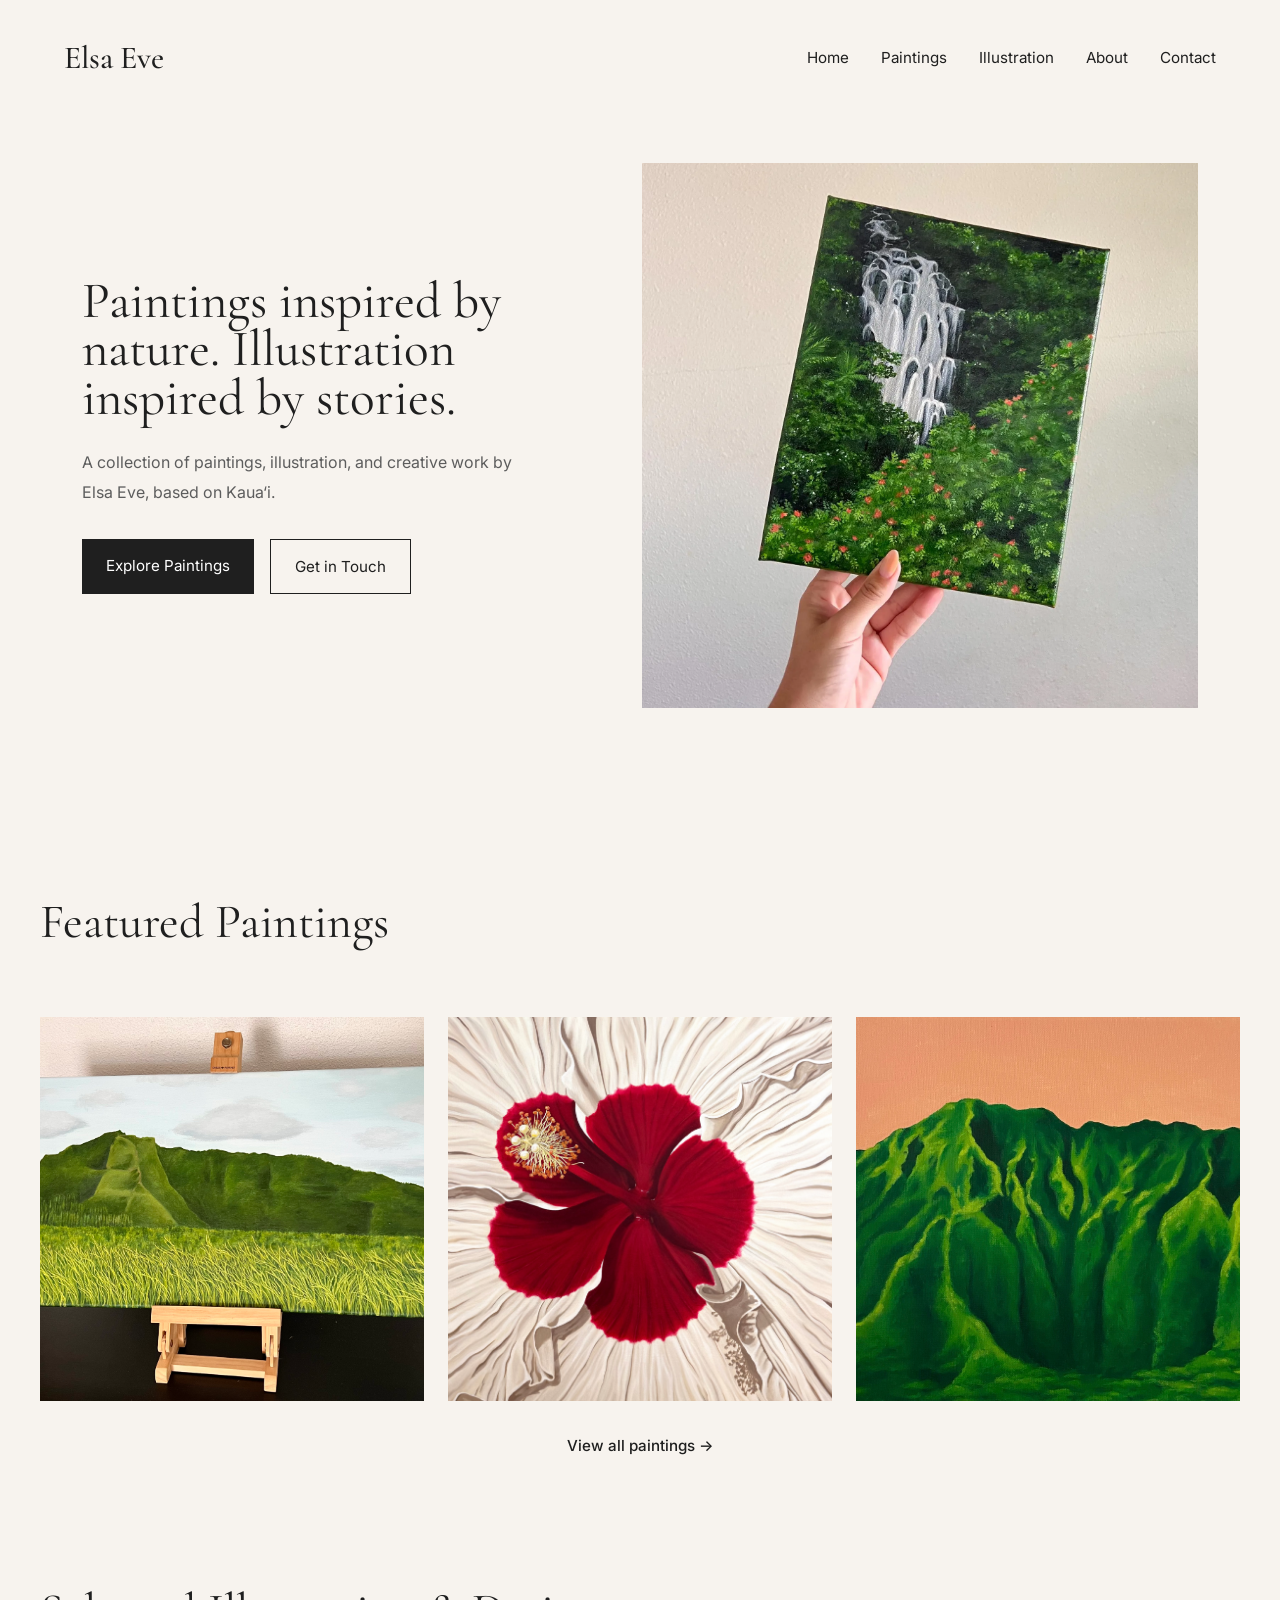
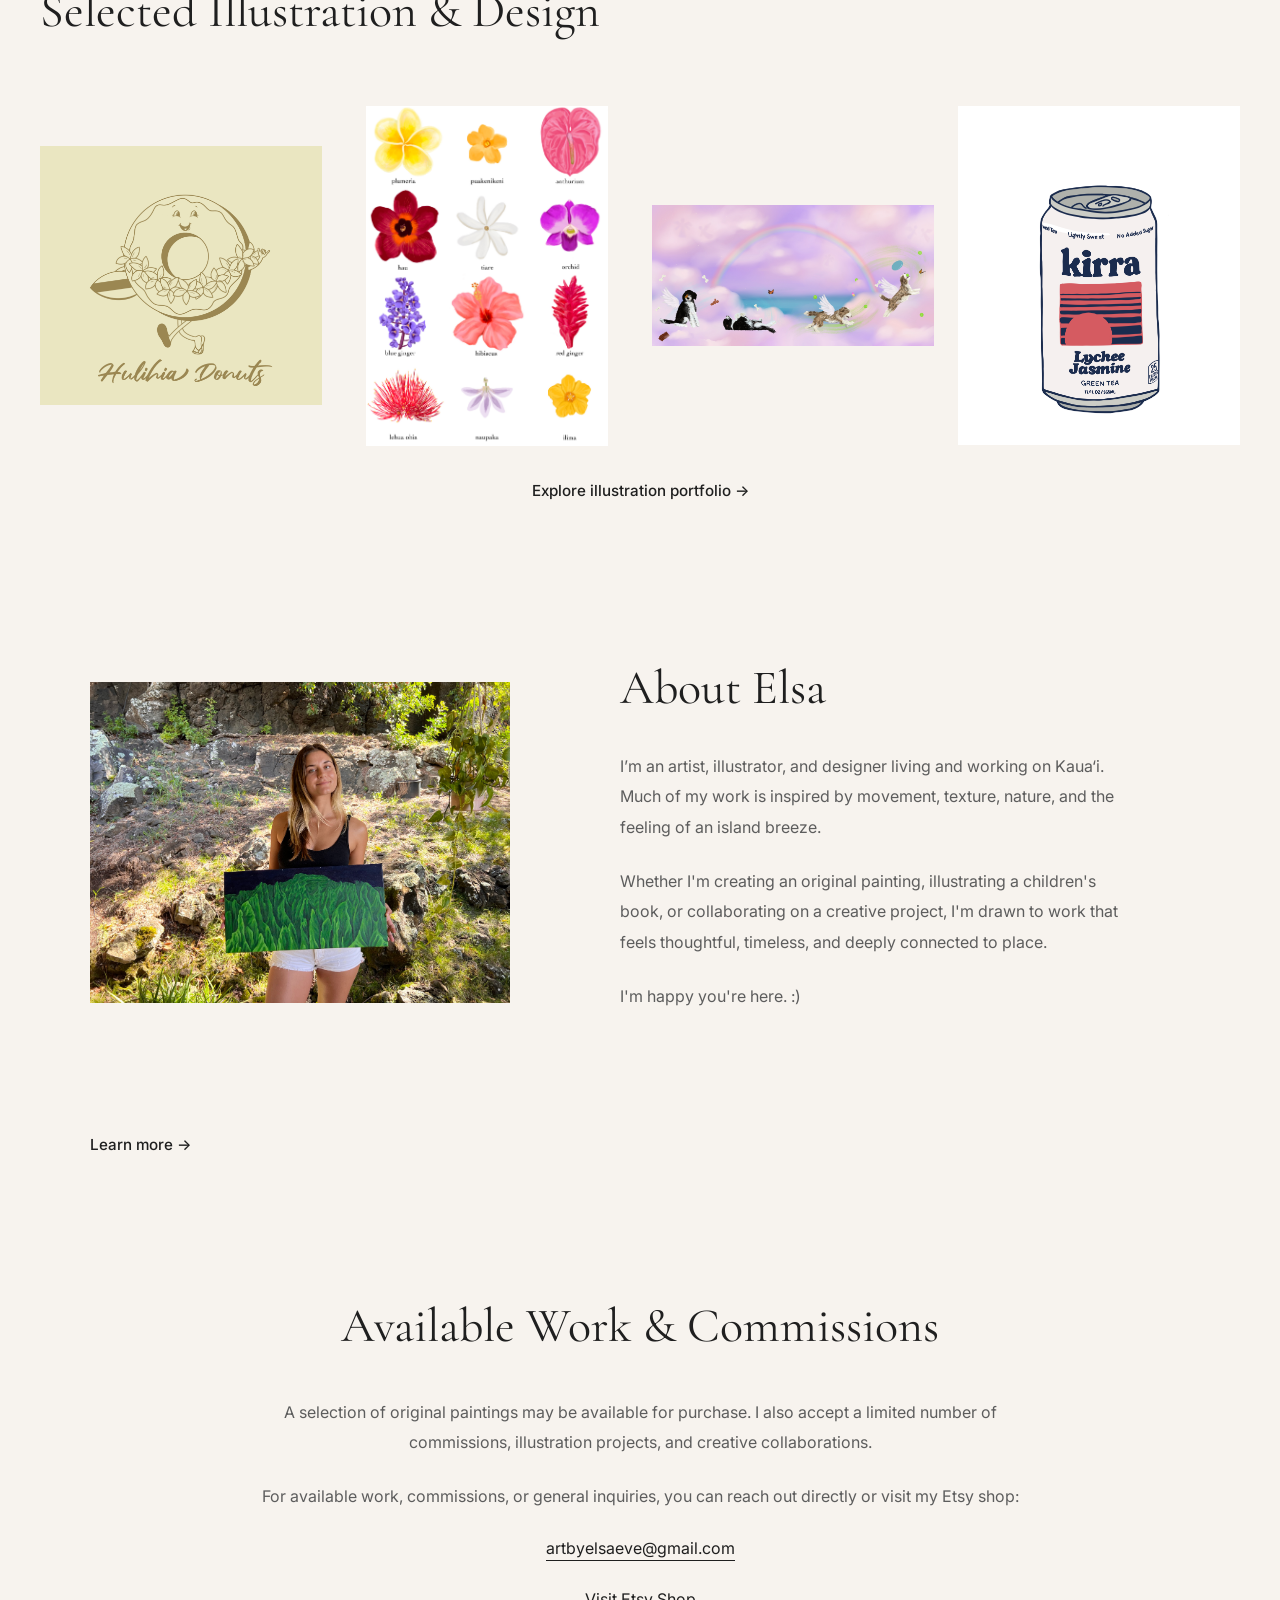
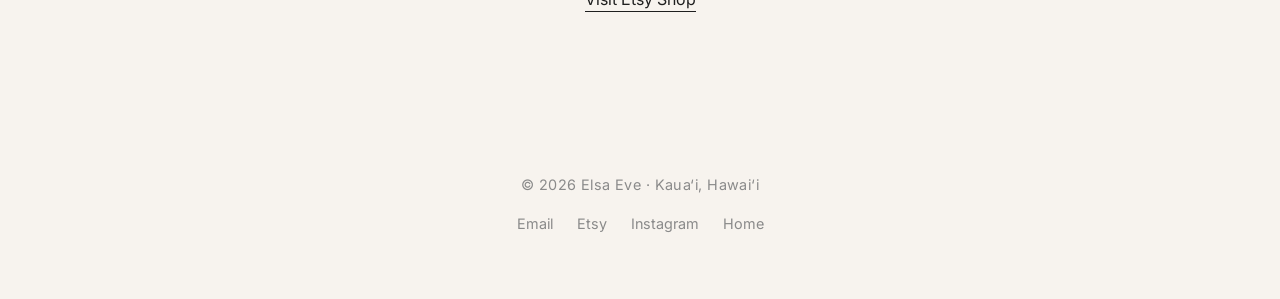
<file: index.html>
<!DOCTYPE html>
<html lang="en">
<head>
  <meta charset="UTF-8" />
  <meta name="viewport" content="width=device-width, initial-scale=1.0" />

  <title>Elsa Eve | Artist, Illustrator & Designer</title>

  <meta
  name="description"
  content="Paintings, illustration, and visual storytelling by Kaua‘i artist Elsa Eve. Original artwork, commissions, and selected creative work inspired by nature, texture, and island life."
/>

  <link rel="stylesheet" href="style.css" />

  <link rel="preconnect" href="https://fonts.googleapis.com">
  <link rel="preconnect" href="https://fonts.gstatic.com" crossorigin>

  <link href="https://fonts.googleapis.com/css2?family=Cormorant+Garamond:wght@300;400;500&family=Inter:wght@300;400;500&display=swap" rel="stylesheet">
</head>

<body>

  <header>
    <nav>
      <div class="logo">Elsa Eve</div>

      <ul>
        <li><a href="index.html">Home</a></li>
        <li><a href="paintings.html">Paintings</a></li>
        <li><a href="illustration.html">Illustration</a></li>
        <li><a href="about.html">About</a></li>
         <li><a href="https://elsaeve.com/#contact">Contact</a></li>
      </ul>
    </nav>
  </header>

  <main>

   <section class="hero">

  <div class="hero-text">
    <h1>
      Paintings inspired by nature. Illustration inspired by stories.
    </h1>

  <p>
  A collection of paintings, illustration, and creative work by Elsa Eve, based on Kaua‘i.
</p>

    <div class="hero-buttons">
    <a href="paintings.html" class="primary-button">Explore Paintings</a>
    <a href="#contact" class="secondary-button">Get in Touch</a>
    </div>
  </div>

  <div class="hero-image">
    <img src="images/hawaii-waterfall-painting.jpg" alt="Featured topical Hawaii waterfall jungle painting by Elsa Eve">
  </div>

</section>

<section class="featured-work" id="paintings">

  <div class="section-heading">
    <h2>Featured Paintings</h2>
  </div>

  <div class="gallery-grid">

    <div class="gallery-item">
      <img src="images/kauai-jungle-painting.jpeg" alt="Kauai jungle mountain landscape by Elsa Eve">
    </div>

    <div class="gallery-item">
      <img src="images/kona-hibiscus-painting-bloom.jpeg" alt="Kona hibiscus painting by Elsa Eve">
    </div>

    <div class="gallery-item">
      <img src="images/koolau-hawaii-landscape.jpg" alt="Oahu Hawaii mountain sunlight painting by Elsa Eve">
    </div>

  </div>

  <div class="view-more">
  <a href="paintings.html" class="text-button">
    View all paintings →
  </a>

</div>

</section>



<section class="selected-work">

  <div class="section-heading">
    <h2>Selected Illustration & Design</h2>

  </div>

  <div class="gallery-grid">

    <div class="gallery-item">
      <img src="images/Hulihia-Donuts-Hawaii-Logo.jpg" alt="Children’s book illustration by Elsa Eve">
    </div>

    <div class="gallery-item">
      <img src="images/Flowers-of-Hawaii-Chart.jpeg" alt="Branding and illustration work by Elsa Eve">
    </div>

    <div class="gallery-item">
      <img src="images/Doggie-Heaven-Illustration.jpg" alt="Illustration and design by Elsa Eve">
    </div>

    <div class="gallery-item">
      <img src="images/kirra-tea-brand-design.jpeg" alt="Illustration and design by Elsa Eve">
  </div>

  </div>
<div class="view-more">
  <a href="illustration.html" class="text-button">
    Explore illustration portfolio →
  </a>
</div>

</section>

<section class="about-preview" id="about">

  <div class="about-content">

    <div class="about-image">
      <img src="images/me.jpeg" alt="Art by Elsa Eve">
    </div>

    <div class="about-text">
      <h2>About Elsa</h2>

    <p>
  I’m an artist, illustrator, and designer living and working on Kaua‘i. Much of my work is inspired by movement, texture, nature, and the feeling of an island breeze.
</p>

<p>
  Whether I'm creating an original painting, illustrating a children's book, or collaborating on a creative project, I'm drawn to work that feels thoughtful, timeless, and deeply connected to place.
</p>

<p>
  I'm happy you're here. :) </p>
    </div>
<div class="about-link">
  <a href="about.html" class="text-button">
    Learn more →
  </a>
</div>
  </div>

</section>

<section class="inquiries" id="contact">

  <div class="inquiries-content">

    <h2>Available Work & Commissions</h2>

    <p>
      A selection of original paintings may be available for purchase. I also accept a limited number of commissions, illustration projects, and creative collaborations.
    </p>

    <p>
      For available work, commissions, or general inquiries, you can reach out directly or visit my Etsy shop:
    </p>

    <a href="mailto:artbyelsaeve@gmail.com" class="email-link">
      artbyelsaeve@gmail.com
    </a>

    <br><br>

<a href="https://www.etsy.com/shop/ArtbyElsaEve?ref=seller-platform-mcnav" class="etsy-link" target="_blank">
  Visit Etsy Shop
</a>

  </div>

</section>

  </main>

  <footer>
  <p>© 2026 Elsa Eve · Kaua‘i, Hawai‘i</p>

  <div class="footer-links">
    <a href="mailto:artbyelsaeve@gmail.com">Email</a>
    <a href="https://www.etsy.com/shop/ArtbyElsaEve?ref=seller-platform-mcnav" target="_blank">Etsy</a>
    <a href="https://www.instagram.com/artbyelsaeve/" target="_blank">Instagram</a>
    <a href="index.html">Home</a>
  </div>
</footer>

</body>
</html>
</file>
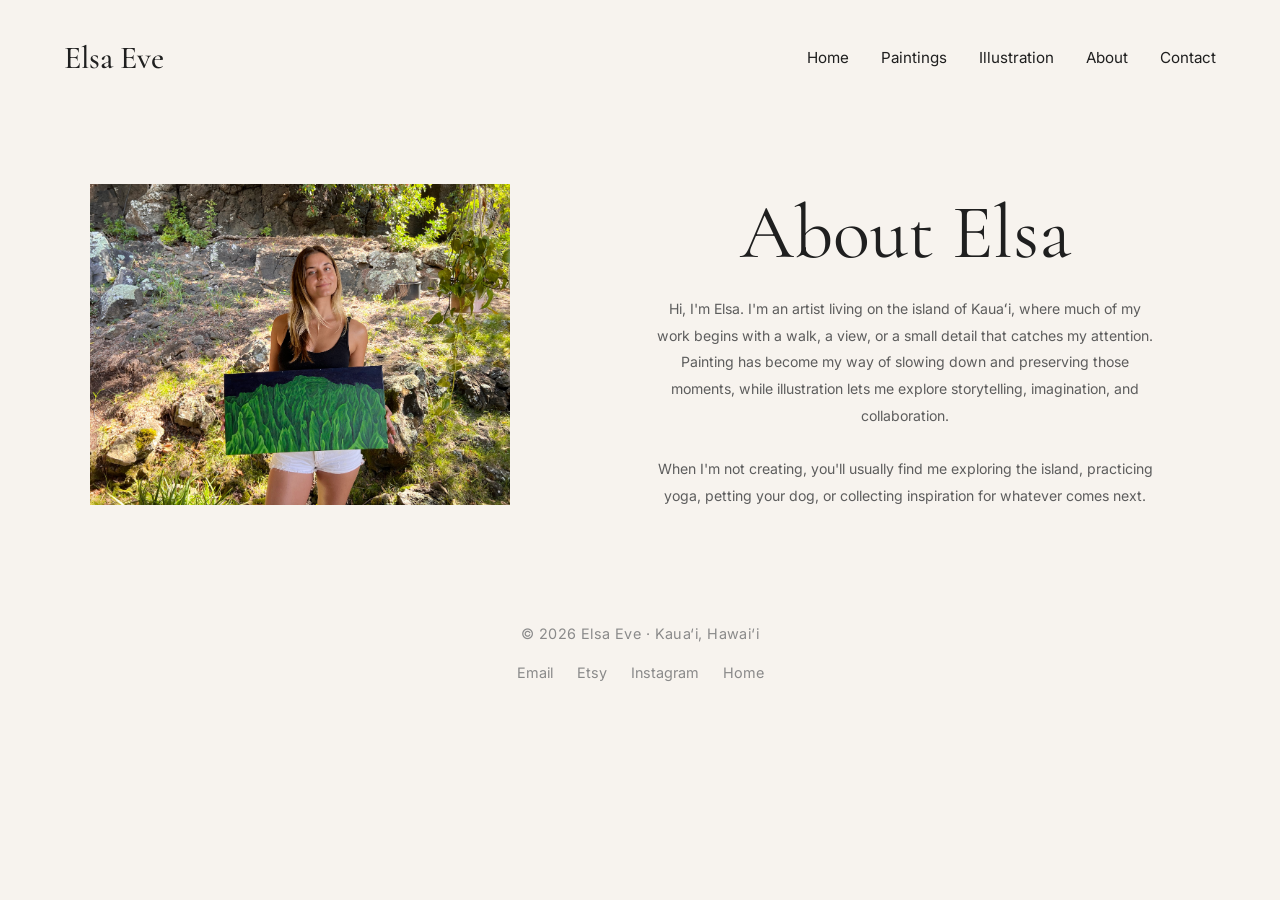
<file: about.html>
<!DOCTYPE html>
<html lang="en">
<head>
  <meta charset="UTF-8" />
  <meta name="viewport" content="width=device-width, initial-scale=1.0" />

  <title>About | Elsa Eve</title>

  <meta
  name="description"
  content="Paintings, illustration, and visual storytelling by Kaua‘i artist Elsa Eve. Original artwork, commissions, and selected creative work inspired by nature, texture, and island life."
/>

  <link rel="stylesheet" href="style.css" />

  <link rel="preconnect" href="https://fonts.googleapis.com">
  <link rel="preconnect" href="https://fonts.gstatic.com" crossorigin>

  <link href="https://fonts.googleapis.com/css2?family=Cormorant+Garamond:wght@300;400;500&family=Inter:wght@300;400;500&display=swap" rel="stylesheet">
</head>

<body>

  <header>
    <nav>
      <div class="logo">Elsa Eve</div>

      <ul>
        <li><a href="index.html">Home</a></li>
        <li><a href="paintings.html">Paintings</a></li>
        <li><a href="illustration.html">Illustration</a></li>
        <li><a href="about.html">About</a></li>
         <li><a href="https://elsaeve.com/#contact">Contact</a></li>
      </ul>
    </nav>
  </header>

  <main>
 <div class="about-content">

    <div class="about-image">
      <img src="images/me.jpeg" alt="Art by Elsa Eve">
    </div>

  <section class="page-hero">
    <h1>About Elsa</h1>

    <p class="page-subtle">
  Hi, I'm Elsa.
I'm an artist living on the island of Kauaʻi, where much of my work begins with a walk, a view, or a small detail that catches my attention. Painting has become my way of slowing down and preserving those moments, while illustration lets me explore storytelling, imagination, and collaboration. <br>
<br>
When I'm not creating, you'll usually find me exploring the island, practicing yoga, petting your dog, or collecting inspiration for whatever comes next.
</p>

</main>

  <footer>
  <p>© 2026 Elsa Eve · Kaua‘i, Hawai‘i</p>

  <div class="footer-links">
    <a href="mailto:artbyelsaeve@gmail.com">Email</a>
    <a href="https://www.etsy.com/shop/ArtbyElsaEve?ref=seller-platform-mcnav" target="_blank">Etsy</a>
    <a href="https://www.instagram.com/artbyelsaeve/" target="_blank">Instagram</a>
    <a href="index.html">Home</a>
  </div>
</footer>

</body>
</html>
</file>
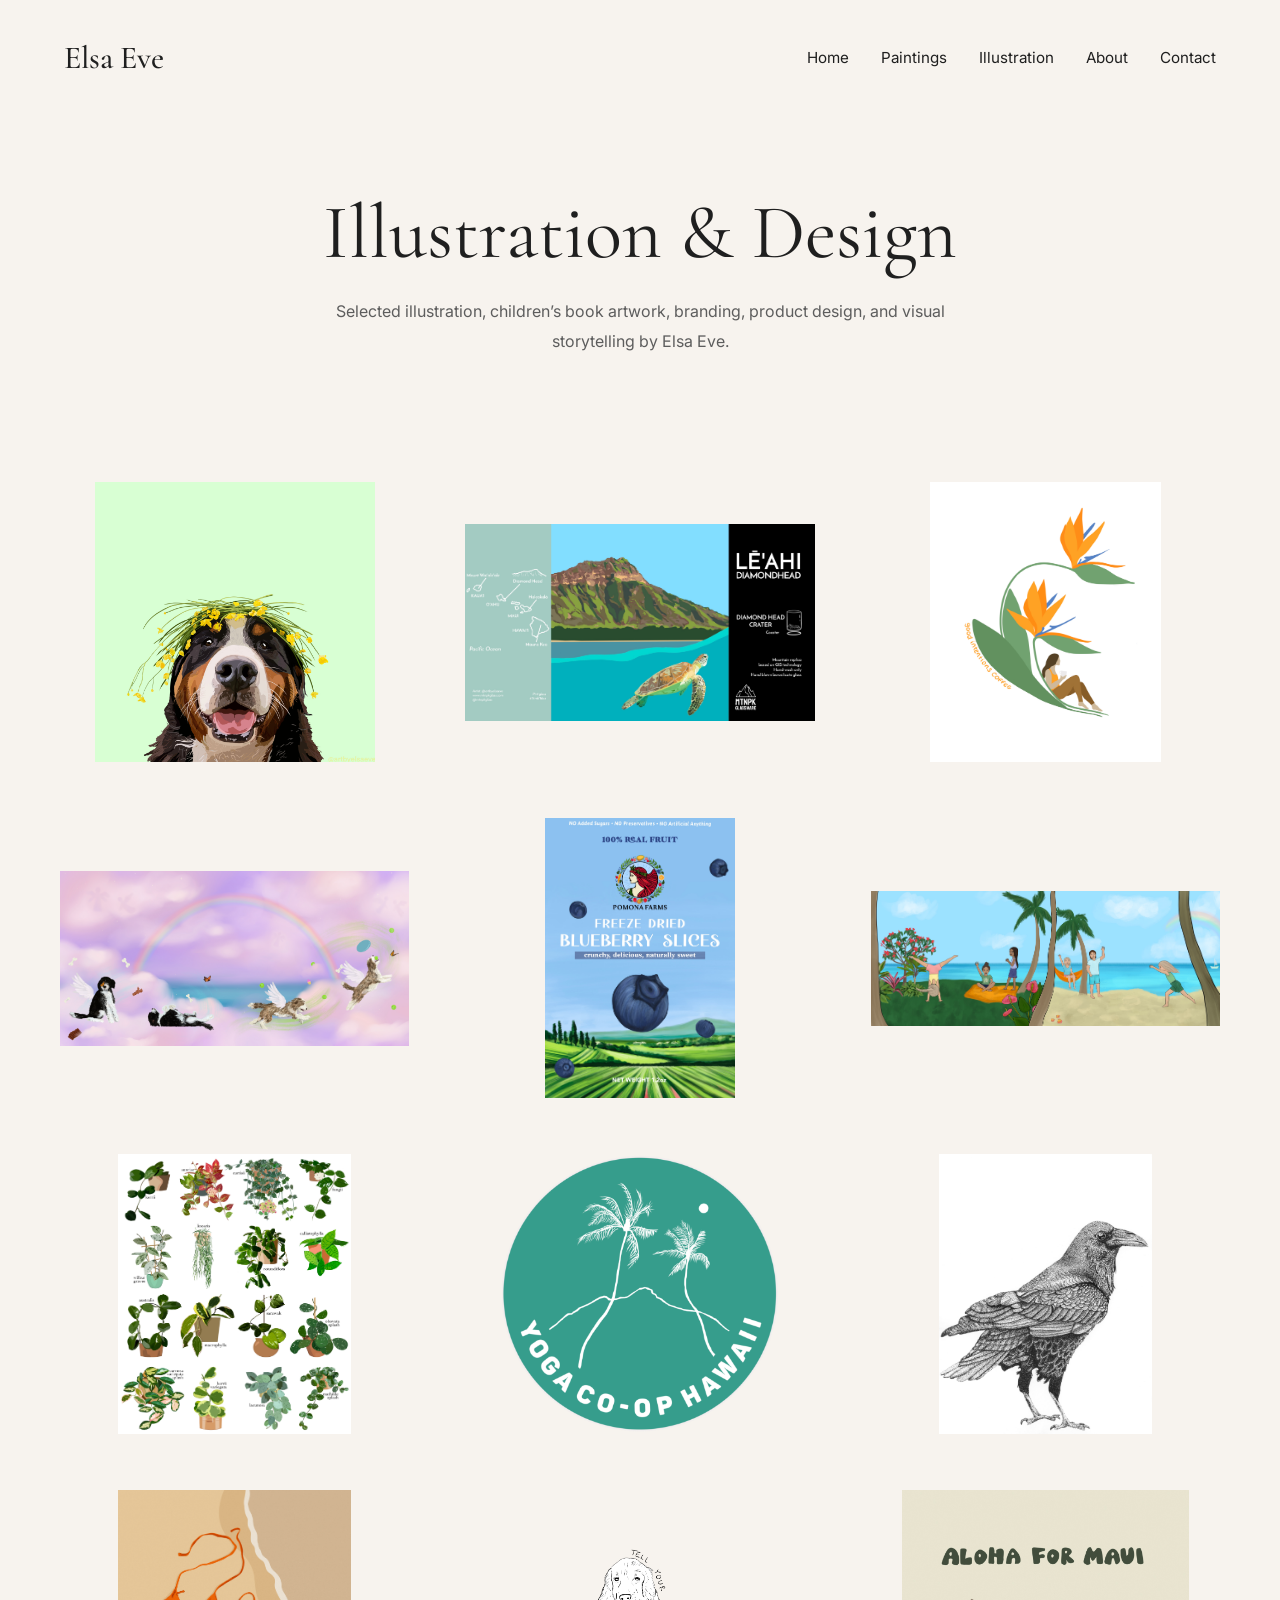
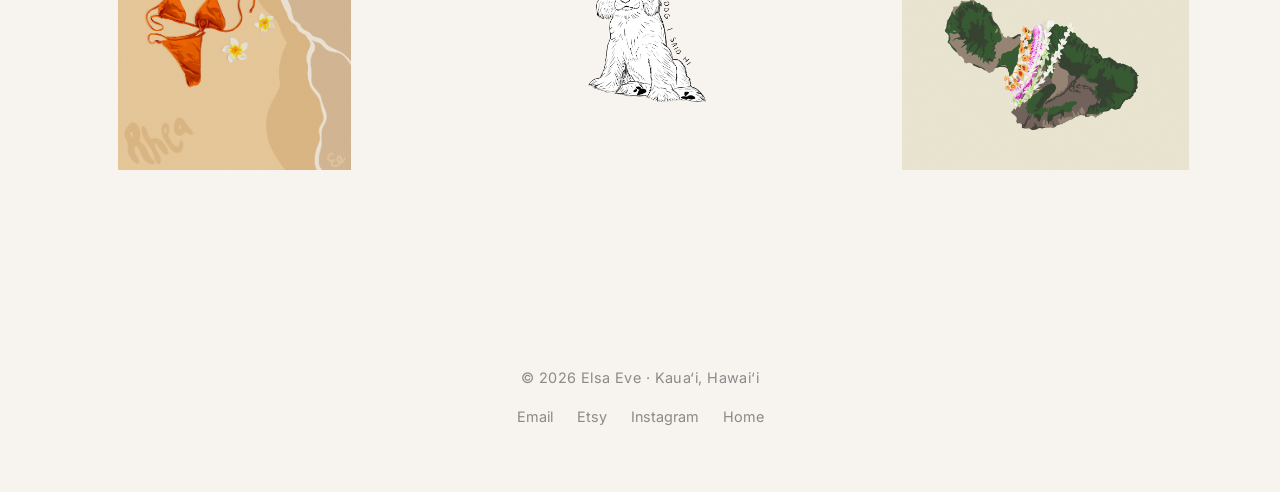
<file: illustration.html>
<!DOCTYPE html>
<html lang="en">
<head>
  <meta charset="UTF-8" />
  <meta name="viewport" content="width=device-width, initial-scale=1.0" />

  <title>Illustration & Design | Elsa Eve</title>

  <meta
  name="description"
  content="Paintings, illustration, and visual storytelling by Kaua‘i artist Elsa Eve. Original artwork, commissions, and selected creative work inspired by nature, texture, and island life."
/>

  <link rel="stylesheet" href="style.css" />

  <link rel="preconnect" href="https://fonts.googleapis.com">
  <link rel="preconnect" href="https://fonts.gstatic.com" crossorigin>

  <link href="https://fonts.googleapis.com/css2?family=Cormorant+Garamond:wght@300;400;500&family=Inter:wght@300;400;500&display=swap" rel="stylesheet">
</head>

<body>

  <header>
    <nav>
      <div class="logo">Elsa Eve</div>

      <ul>
        <li><a href="index.html">Home</a></li>
        <li><a href="paintings.html">Paintings</a></li>
        <li><a href="illustration.html">Illustration</a></li>
        <li><a href="about.html">About</a></li>
         <li><a href="https://elsaeve.com/#contact">Contact</a></li>
      </ul>
    </nav>
  </header>

  <main>

  <section class="page-hero">
    <h1>Illustration & Design</h1>

    <p>
      Selected illustration, children’s book artwork, branding, product design, and visual storytelling by Elsa Eve.
    </p><br>

  </section>

  <section class="illustration-gallery">

    <div class="portfolio-grid">

      <div class="portfolio-item">
        <img src="images/bernese-mountain-dog-portrait.jpg" alt="Pet portrait by Elsa Eve">
      </div>

      <div class="portfolio-item">
        <img src="images/diamondhead-pkg-illustration.jpeg" alt="Package illustration and design by Elsa Eve">
      </div>

      <div class="portfolio-item">
        <img src="images/coffee-shop-branding.jpeg" alt="Branding illustration by Elsa Eve">
      </div>

      <div class="portfolio-item">
        <img src="images/Doggie-Heaven-Illustration.jpg" alt="Children’s book illustration by Elsa Eve">
      </div>

      <div class="portfolio-item">
        <img src="images/blueberry-package-design.jpg" alt="Package illustration by Elsa Eve">
      </div>

      <div class="portfolio-item">
        <img src="images/island-childrens-book.jpeg" alt="Children’s book illustration by Elsa Eve">
      </div>

      <div class="portfolio-item">
        <img src="images/Hoya Chart.jpg" alt="Visual design by Elsa Eve">
      </div>

      <div class="portfolio-item">
        <img src="images/yoga-studio-logo.png" alt="Visual design by Elsa Eve">
      </div>

      <div class="portfolio-item">
        <img src="images/raven.jpg" alt="Visual design by Elsa Eve">
      </div>

       <div class="portfolio-item">
        <img src="images/bikini-brand-illustration.jpg" alt="Visual design by Elsa Eve">
      </div>

      <div class="portfolio-item">
        <img src="images/weratedogs.png" alt="Visual design by Elsa Eve">
      </div>

      <div class="portfolio-item">
        <img src="images/For Maui.jpg" alt="Visual design by Elsa Eve">
      </div>

    </div>

  </section>

</main>

  <footer>
  <p>© 2026 Elsa Eve · Kaua‘i, Hawai‘i</p>

  <div class="footer-links">
    <a href="mailto:artbyelsaeve@gmail.com">Email</a>
    <a href="https://www.etsy.com/shop/ArtbyElsaEve?ref=seller-platform-mcnav" target="_blank">Etsy</a>
    <a href="https://www.instagram.com/artbyelsaeve/" target="_blank">Instagram</a>
    <a href="index.html">Home</a>
  </div>
</footer>

</body>
</html>
</file>
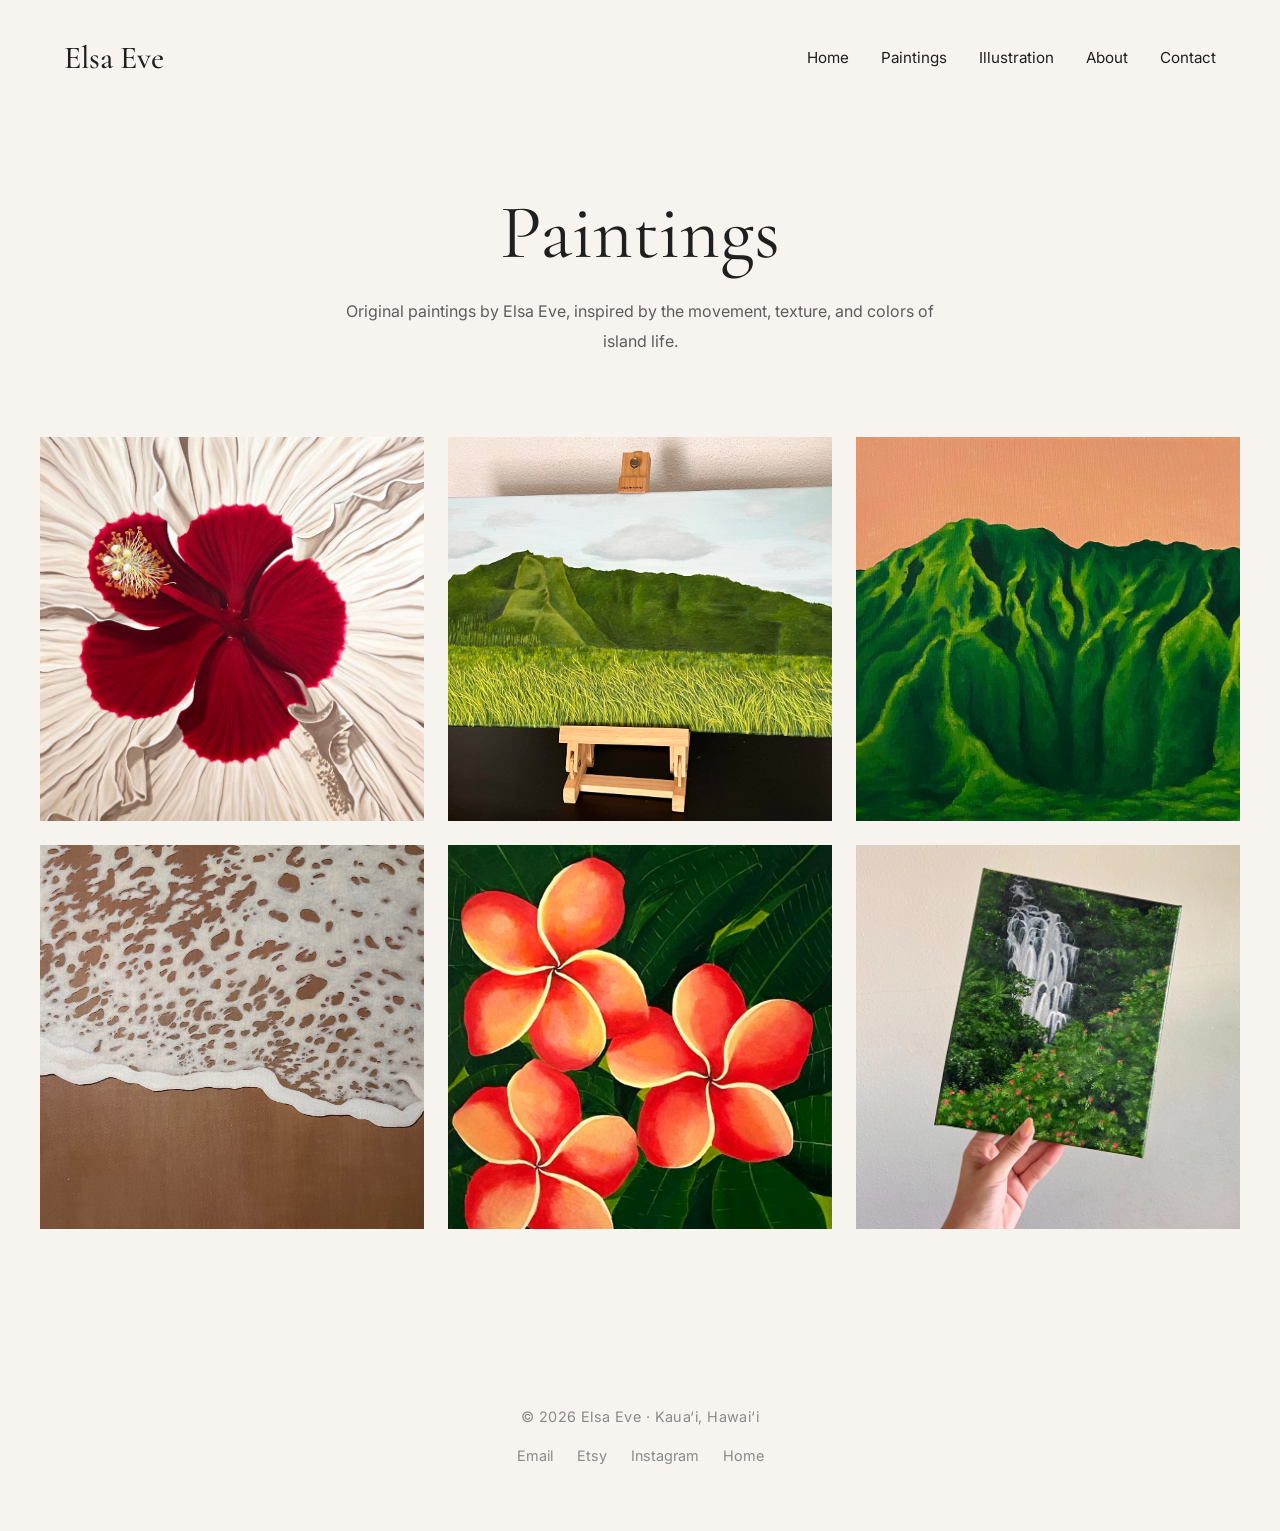
<file: paintings.html>
<!DOCTYPE html>
<html lang="en">
<head>
  <meta charset="UTF-8" />
  <meta name="viewport" content="width=device-width, initial-scale=1.0" />

  <title>Paintings | Elsa Eve</title>

  <meta
  name="description"
  content="Paintings, illustration, and visual storytelling by Kaua‘i artist Elsa Eve. Original artwork, commissions, and selected creative work inspired by nature, texture, and island life."
/>

  <link rel="stylesheet" href="style.css" />

  <link rel="preconnect" href="https://fonts.googleapis.com">
  <link rel="preconnect" href="https://fonts.gstatic.com" crossorigin>

  <link href="https://fonts.googleapis.com/css2?family=Cormorant+Garamond:wght@300;400;500&family=Inter:wght@300;400;500&display=swap" rel="stylesheet">
</head>

<body>

  <header>
    <nav>
      <div class="logo">Elsa Eve</div>

      <ul>
        <li><a href="index.html">Home</a></li>
        <li><a href="paintings.html">Paintings</a>
        <li><a href="illustration.html">Illustration</a></li>
        <li><a href="#about">About</a></li>
         <li><a href="https://elsaeve.com/#contact">Contact</a></li>
      </ul>
    </nav>
  </header>

  <main>

  <section class="page-hero">
    <h1>Paintings</h1>

    <p>
      Original paintings by Elsa Eve, inspired by the movement, texture, and colors of island life.
    </p>
  </section>

  <section class="paintings-gallery">

    <div class="painting-grid">

      <div class="painting-item">
        <img src="images/kona-hibiscus-painting-bloom.jpeg" alt="Original painting by Elsa Eve">
      </div>

      <div class="painting-item">
        <img src="images/kauai-jungle-painting.jpeg" alt="Nature-inspired painting by Elsa Eve">
      </div>

      <div class="painting-item">
        <img src="images/koolau-hawaii-landscape.jpg" alt="Kaua‘i inspired painting by Elsa Eve">
      </div>

      <div class="painting-item">
        <img src="images/ocean-inhale-painting.jpeg" alt="Original artwork by Elsa Eve">
      </div>

      <div class="painting-item">
        <img src="images/plumeriaparadise.jpg" alt="Tropical painting by Elsa Eve">
      </div>

      <div class="painting-item">
        <img src="images/hawaii-waterfall-painting.jpg" alt="Painting by Kaua‘i artist Elsa Eve">
      </div>

    </div>

  </section>

</main>

  <footer>
  <p>© 2026 Elsa Eve · Kaua‘i, Hawai‘i</p>

  <div class="footer-links">
    <a href="mailto:artbyelsaeve@gmail.com">Email</a>
    <a href="https://www.etsy.com/shop/ArtbyElsaEve?ref=seller-platform-mcnav" target="_blank">Etsy</a>
    <a href="https://www.instagram.com/artbyelsaeve/" target="_blank">Instagram</a>
    <a href="index.html">Home</a>
  </div>
</footer>

</body>
</html>
</file>
<file: style.css>
* {
  margin: 0;
  padding: 0;
  box-sizing: border-box;
}

html,
body {
  overflow-x: hidden;
}

body {
  background: #f7f3ee;
  color: #1f1f1f;
  font-family: 'Inter', sans-serif;
  line-height: 1.6;
}

/* NAVIGATION */

header {
  padding: 2rem 5%;
}

nav {
  display: flex;
  justify-content: space-between;
  align-items: center;

  max-width: 1200px;
  margin: 0 auto;
}

.logo {
  font-family: 'Cormorant Garamond', serif;
  font-size: 2rem;
  font-weight: 500;
}

nav ul {
  display: flex;
  gap: 2rem;
  list-style: none;
}

nav a {
  text-decoration: none;
  color: #1f1f1f;
  font-size: 0.95rem;
  transition: opacity 0.2s ease;
}

nav a:hover {
  opacity: 0.6;
}

html {
  scroll-behavior: smooth;
}

/* HERO */

.hero {
  display: grid;
  grid-template-columns: 0.95fr 1.05fr;

  align-items: center;

  gap: 3.5rem;

  max-width: 1180px;
  margin: 0 auto;

  padding: 3rem 2rem 7rem;
}

.hero-text h1 {
  font-family: 'Cormorant Garamond', serif;

  font-size: clamp(3rem, 4.2vw, 3.2rem);

  font-weight: 400;

  line-height: 0.95;

  margin-bottom: 1.5rem;
}

.hero-text p {
  max-width: 430px;

  color: #5d5d5d;

  font-size: 1rem;

  line-height: 1.9;
}

/* HERO IMAGE */

.hero-image {
  display: flex;
  justify-content: flex-end;
}

.hero-image img {
  width: 100%;
  max-width: 650px;

  height: auto;

  display: block;
}

/* BUTTONS */

.hero-buttons {
  display: flex;
  gap: 1rem;
  margin-top: 2rem;
  flex-wrap: wrap;
}

.primary-button,
.secondary-button {
  padding: 0.9rem 1.5rem;
  text-decoration: none;
  font-size: 0.95rem;
  transition: all 0.2s ease;
}

.primary-button {
  background: #1f1f1f;
  color: white;
}

.primary-button:hover {
  opacity: 0.85;
}

.secondary-button {
  border: 1px solid #1f1f1f;
  color: #1f1f1f;
}

.secondary-button:hover {
  background: #1f1f1f;
  color: white;
}

.view-more {
  text-align: center;
  margin-top: 2rem;
}

.text-button {
  display: inline-block;

  color: #1f1f1f;
  text-decoration: none;

  font-size: 0.95rem;
  font-weight: 500;

  border-bottom: 1px solid transparent;

  padding-bottom: 2px;

  transition: all 0.25s ease;
}

.text-button:hover {
  border-color: #1f1f1f;
  transform: translateX(3px);
}

/* FEATURED WORK */

.featured-work {
  padding: 4rem 2rem 6rem;
}

.section-heading {
  max-width: 1200px;
  margin: 0 auto 3.5rem;
}

.section-heading h2 {
  font-family: 'Cormorant Garamond', serif;
  font-size: 3rem;
  font-weight: 400;
}

.gallery-grid {
  display: grid;
  grid-template-columns: repeat(3, 1fr);

  gap: 1.5rem;

  max-width: 1200px;
  margin: 0 auto;
}

.selected-work .gallery-grid {
  grid-template-columns: repeat(4, 1fr);
}

.selected-work .gallery-item img {
  aspect-ratio: auto;
  height: 340px;
  object-fit: contain;
}


.gallery-item img {
  width: 100%;

  aspect-ratio: 1 / 1;

  object-fit: cover;

  display: block;

  transition: opacity 0.25s ease;
}

.gallery-item {
  overflow: hidden;
}

.gallery-item img {
  transition:
    transform 0.45s ease,
    opacity 0.25s ease;
}

.gallery-item img:hover {
  opacity: 0.96;
  transform: scale(1.015);
}

.selected-work {
  padding: 1rem 2rem 7rem;
}

.section-intro {
  max-width: 620px;

  color: #5d5d5d;

  line-height: 1.9;

  margin-top: 1rem;
}

/*AVAILABLE WORK*/

.available-originals {
  padding: 1rem 2rem 6rem;
}

.available-content {
  max-width: 720px;
  margin: 0 auto;
  text-align: center;
}

.available-content h2 {
  font-family: 'Cormorant Garamond', serif;
  font-size: 3rem;
  font-weight: 400;
  margin-bottom: 1.5rem;
}

.available-content p {
  color: #5d5d5d;
  line-height: 1.9;
  margin-bottom: 1.5rem;
}

.text-link {
  color: #1f1f1f;
  text-decoration: none;
  border-bottom: 1px solid #1f1f1f;
  padding-bottom: 2px;
}

/*ABOUT CONTENT*/

.about-preview {
  padding: 2rem 2rem 7rem;
}

.about-content {
  max-width: 1100px;
  margin: 0 auto;

  display: grid;
  grid-template-columns: 0.9fr 1.1fr;

  gap: 4rem;
  align-items: center;
}

.about-image img {
  width: 100%;
  max-width: 420px;

  display: block;
}

.about-text h2 {
  font-family: 'Cormorant Garamond', serif;
  font-size: 3rem;
  font-weight: 400;

  margin-bottom: 1.5rem;
}

.about-text p {
  max-width: 520px;

  color: #5d5d5d;

  line-height: 1.9;

  margin-bottom: 1.5rem;
}

@media (max-width: 600px) {

  .about-content {
    grid-template-columns: 1fr;
  }

  .about-image img {
    max-width: 100%;
  }
}

.about-link {
  margin-top: 2rem;
}

/*PAGES*/

.page-hero {
  max-width: 900px;
  margin: 0 auto;
  padding: 5rem 2rem 4rem;
  text-align: center;
}

.page-hero h1 {
  font-family: 'Cormorant Garamond', serif;
  font-size: clamp(3rem, 6vw, 5rem);
  font-weight: 400;
  line-height: 1;
  margin-bottom: 1.5rem;
}

.page-hero p {
  max-width: 620px;
  margin: 0 auto;
  color: #5d5d5d;
  line-height: 1.9;
}

.illustration-gallery {
  padding: 1rem 2rem 8rem;
}

.portfolio-grid {
  max-width: 1200px;

  margin: 0 auto;

  display: grid;
  grid-template-columns: repeat(3, 1fr);

  gap: 1rem;

  align-items: start;
}

.portfolio-item {
  background: transparent;
  padding: 1.25rem;

  display: flex;
  align-items: center;
  justify-content: center;

  min-height: 320px;
}

.portfolio-item img {
  width: 100%;
  max-height: 280px;

  object-fit: contain;

  display: block;
}

.page-subtle {
  margin-top: 1.5rem;

  font-size: 0.88rem;

  color: #7a7a7a;
}

.paintings-gallery {
  padding: 1rem 2rem 8rem;
}

.painting-grid {
  max-width: 1200px;
  margin: 0 auto;

  display: grid;
  grid-template-columns: repeat(3, 1fr);

  gap: 1.5rem;
}

.painting-item img {
  width: 100%;
  aspect-ratio: 1 / 1;

  object-fit: cover;
  display: block;

  transition:
    transform 0.45s ease,
    opacity 0.25s ease;
}

.painting-item {
  overflow: hidden;
}

.painting-item img:hover {
  opacity: 0.96;
  transform: scale(1.015);
}

/* MOBILE */

@media (max-width: 900px) {

  nav {
    flex-direction: column;
    gap: 1.5rem;
  }

  nav ul {
    gap: 1rem;
    flex-wrap: wrap;
    justify-content: center;
  }

  .hero {
    grid-template-columns: 1fr;
    min-height: auto;
    padding-top: 1rem;
  }

  .hero-image img {
    max-width: 100%;
    height: auto;
  }

  .hero-text h1 {
    font-size: 3.5rem;
  }

  .gallery-grid {
    grid-template-columns: 1fr;
  }

  .gallery-item img {
    height: auto;
  }

  .selected-work .gallery-grid {
  grid-template-columns: 1fr 1fr;
  }

  .hero {
  padding: 2rem 1.5rem 4rem;
}

.featured-work {
  padding: 2rem 1.5rem 4rem;
}

.about-preview {
  padding: 1rem 1.5rem 4rem;
}

.inquiries {
  padding: 1rem 1.5rem 4rem;
}

.selected-work {
  padding: 1rem 1.5rem 4rem;
}

.selected-work .gallery-grid {
  gap: 0.6rem;
}

.section-heading {
  margin-bottom: 1.75rem;
}

.section-heading h2,
.about-text h2,
.inquiries-content h2 {
  font-size: 2.4rem;
}

.gallery-grid {
  gap: 1rem;
}

.selected-work .gallery-grid {
  gap: 0.5rem;
}

.available-originals {
  padding: 1rem 1.5rem 4rem;
}

.available-content h2 {
  font-size: 2.4rem;
}

.portfolio-grid {
  grid-template-columns: 1fr 1fr;
}

.paintings-gallery {
  padding: 2rem 1.5rem 4rem;
}

.painting-grid {
  grid-template-columns: 1fr;
  gap: 1rem;
}

}

/* INQUIRIES */

.inquiries {
  padding: 1rem 2rem 7rem;
}

.inquiries-content {
  max-width: 760px;

  margin: 0 auto;

  text-align: center;
}

.inquiries-content h2 {
  font-family: 'Cormorant Garamond', serif;

  font-size: 3rem;
  font-weight: 400;

  margin-bottom: 2rem;
}

.inquiries-content p {
  color: #5d5d5d;

  line-height: 1.9;

  margin-bottom: 1.5rem;
}

.email-link {
  color: #1f1f1f;

  text-decoration: none;

  border-bottom: 1px solid #1f1f1f;

  padding-bottom: 2px;

  transition: opacity 0.2s ease;
}

.email-link:hover {
  opacity: 0.6;
}

footer {
  padding: 3rem 2rem 4rem;

  text-align: center;
}

footer p {
  color: #8a8a8a;

  font-size: 0.9rem;

  letter-spacing: 0.03em;
}

.footer-links {
  display: flex;
  justify-content: center;
  gap: 1.5rem;
  margin-top: 1rem;
}

.footer-links a {
  color: #8a8a8a;
  text-decoration: none;
  font-size: 0.9rem;
}

.footer-links a:hover {
  opacity: 0.6;
}

.etsy-link {
  color: #1f1f1f;

  text-decoration: none;

  border-bottom: 1px solid #1f1f1f;

  padding-bottom: 2px;

  transition: opacity 0.2s ease;
}

.etsy-link:hover {
  opacity: 0.6;
}
</file>
